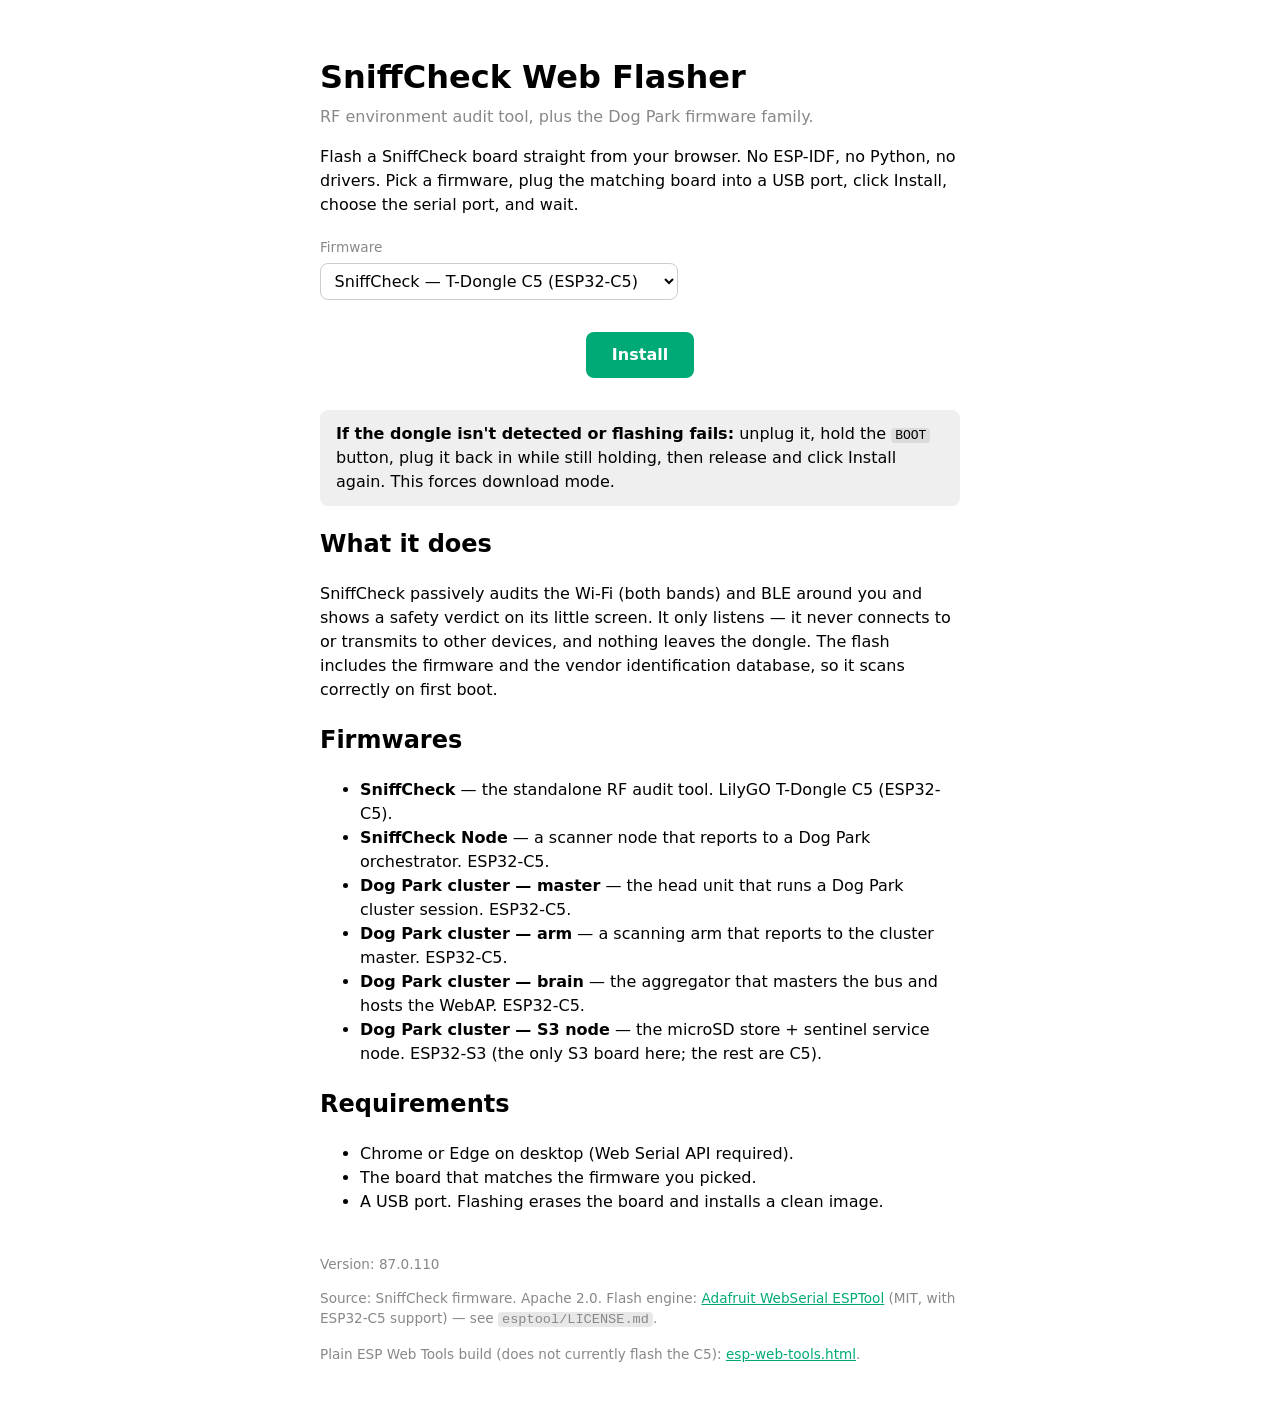
<file: index.html>
<!DOCTYPE html>
<html lang="en">
<head>
  <meta charset="utf-8" />
  <meta name="viewport" content="width=device-width, initial-scale=1" />
  <title>SniffCheck Web Flasher</title>
  <style>
    :root { color-scheme: light dark; }
    body {
      font-family: system-ui, -apple-system, Segoe UI, Roboto, sans-serif;
      max-width: 40rem; margin: 0 auto; padding: 2rem 1.25rem; line-height: 1.5;
    }
    h1 { margin-bottom: 0.25rem; }
    .sub { color: #888; margin-top: 0; }
    .flash { text-align: center; margin: 2rem 0; }
    button {
      font: inherit; font-weight: 600; cursor: pointer;
      padding: 0.7rem 1.6rem; border-radius: 8px; border: 0;
      background: #0a7; color: #fff;
    }
    button:disabled { opacity: 0.5; cursor: default; }
    .note {
      background: rgba(127,127,127,0.12); border-radius: 8px;
      padding: 0.75rem 1rem; margin: 1rem 0;
    }
    .unsupported { display: none; color: #b00020; font-weight: 600; }
    select { font: inherit; padding: 0.45rem 0.6rem; border-radius: 8px;
             border: 1px solid rgba(127,127,127,0.4); background: transparent;
             color: inherit; max-width: 100%; }
    .pick { margin: 1.25rem 0 0.5rem; }
    label.pick-label { display: block; font-size: 0.85rem; color: #888; margin-bottom: 0.3rem; }
    code { background: rgba(127,127,127,0.18); padding: 0 0.3em; border-radius: 4px; }
    #bar { display: none; height: 10px; background: rgba(127,127,127,0.25);
           border-radius: 5px; overflow: hidden; margin: 1rem 0; }
    #barfill { width: 0; height: 100%; background: #0a7; transition: width .2s ease; }
    #log {
      display: none; white-space: pre-wrap; font-family: ui-monospace, Menlo, monospace;
      font-size: 0.8rem; background: rgba(127,127,127,0.1); border-radius: 8px;
      padding: 0.75rem 1rem; margin: 1rem 0; max-height: 16rem; overflow-y: auto;
    }
    footer { margin-top: 2.5rem; font-size: 0.85rem; color: #888; }
    a { color: #0a7; }
  </style>
</head>
<body>
  <h1>SniffCheck Web Flasher</h1>
  <p class="sub">RF environment audit tool, plus the Dog Park firmware family.</p>

  <p>
    Flash a SniffCheck board straight from your browser. No ESP-IDF, no Python,
    no drivers. Pick a firmware, plug the matching board into a USB port, click
    Install, choose the serial port, and wait.
  </p>

  <div class="pick">
    <label class="pick-label" for="target">Firmware</label>
    <select id="target">
      <option value="sniffcheck-c5" selected>SniffCheck — T-Dongle C5 (ESP32-C5)</option>
      <option value="node-c5">SniffCheck Node — ESP32-C5</option>
      <option value="cluster-master">Dog Park cluster — master (ESP32-C5)</option>
      <option value="cluster-arm">Dog Park cluster — arm (ESP32-C5)</option>
      <option value="cluster-brain">Dog Park cluster — brain (ESP32-C5)</option>
      <option value="cluster-s3node">Dog Park cluster — S3 node (ESP32-S3)</option>
    </select>
  </div>

  <div class="flash">
    <button id="install">Install</button>
    <p class="unsupported" id="unsupported">
      This browser can't flash over USB. Use Chrome or Edge on a desktop
      (Windows, macOS, or Linux). Firefox, Safari, and all phones/tablets
      lack the Web Serial API.
    </p>
  </div>

  <div id="bar"><div id="barfill"></div></div>
  <pre id="log"></pre>

  <div class="note">
    <strong>If the dongle isn't detected or flashing fails:</strong> unplug it,
    hold the <code>BOOT</code> button, plug it back in while still holding,
    then release and click Install again. This forces download mode.
  </div>

  <h2>What it does</h2>
  <p>
    SniffCheck passively audits the Wi-Fi (both bands) and BLE around you and shows a
    safety verdict on its little screen. It only listens — it never connects to
    or transmits to other devices, and nothing leaves the dongle. The flash
    includes the firmware and the vendor identification database, so it scans
    correctly on first boot.
  </p>

  <h2>Firmwares</h2>
  <ul>
    <li><strong>SniffCheck</strong> — the standalone RF audit tool. LilyGO T-Dongle C5 (ESP32-C5).</li>
    <li><strong>SniffCheck Node</strong> — a scanner node that reports to a Dog Park orchestrator. ESP32-C5.</li>
    <li><strong>Dog Park cluster — master</strong> — the head unit that runs a Dog Park cluster session. ESP32-C5.</li>
    <li><strong>Dog Park cluster — arm</strong> — a scanning arm that reports to the cluster master. ESP32-C5.</li>
    <li><strong>Dog Park cluster — brain</strong> — the aggregator that masters the bus and hosts the WebAP. ESP32-C5.</li>
    <li><strong>Dog Park cluster — S3 node</strong> — the microSD store + sentinel service node. ESP32-S3 (the only S3 board here; the rest are C5).</li>
  </ul>

  <h2>Requirements</h2>
  <ul>
    <li>Chrome or Edge on desktop (Web Serial API required).</li>
    <li>The board that matches the firmware you picked.</li>
    <li>A USB port. Flashing erases the board and installs a clean image.</li>
  </ul>

  <footer>
    <p>Version: <span id="ver">loading…</span></p>
    <p>Source: SniffCheck firmware. Apache 2.0. Flash engine:
      <a href="https://github.com/adafruit/Adafruit_WebSerial_ESPTool">Adafruit WebSerial ESPTool</a>
      (MIT, with ESP32-C5 support) — see <code>esptool/LICENSE.md</code>.</p>
    <p>Plain ESP Web Tools build (does not currently flash the C5):
      <a href="./esp-web-tools.html">esp-web-tools.html</a>.</p>
  </footer>

  <script type="module" src="./flash.js"></script>
  <script>
    // Show the version from the manifest.
    fetch("./manifest.json")
      .then((r) => r.json())
      .then((m) => { document.getElementById("ver").textContent = m.version || "unknown"; })
      .catch(() => { document.getElementById("ver").textContent = "unknown"; });
  </script>
</body>
</html>
</file>
